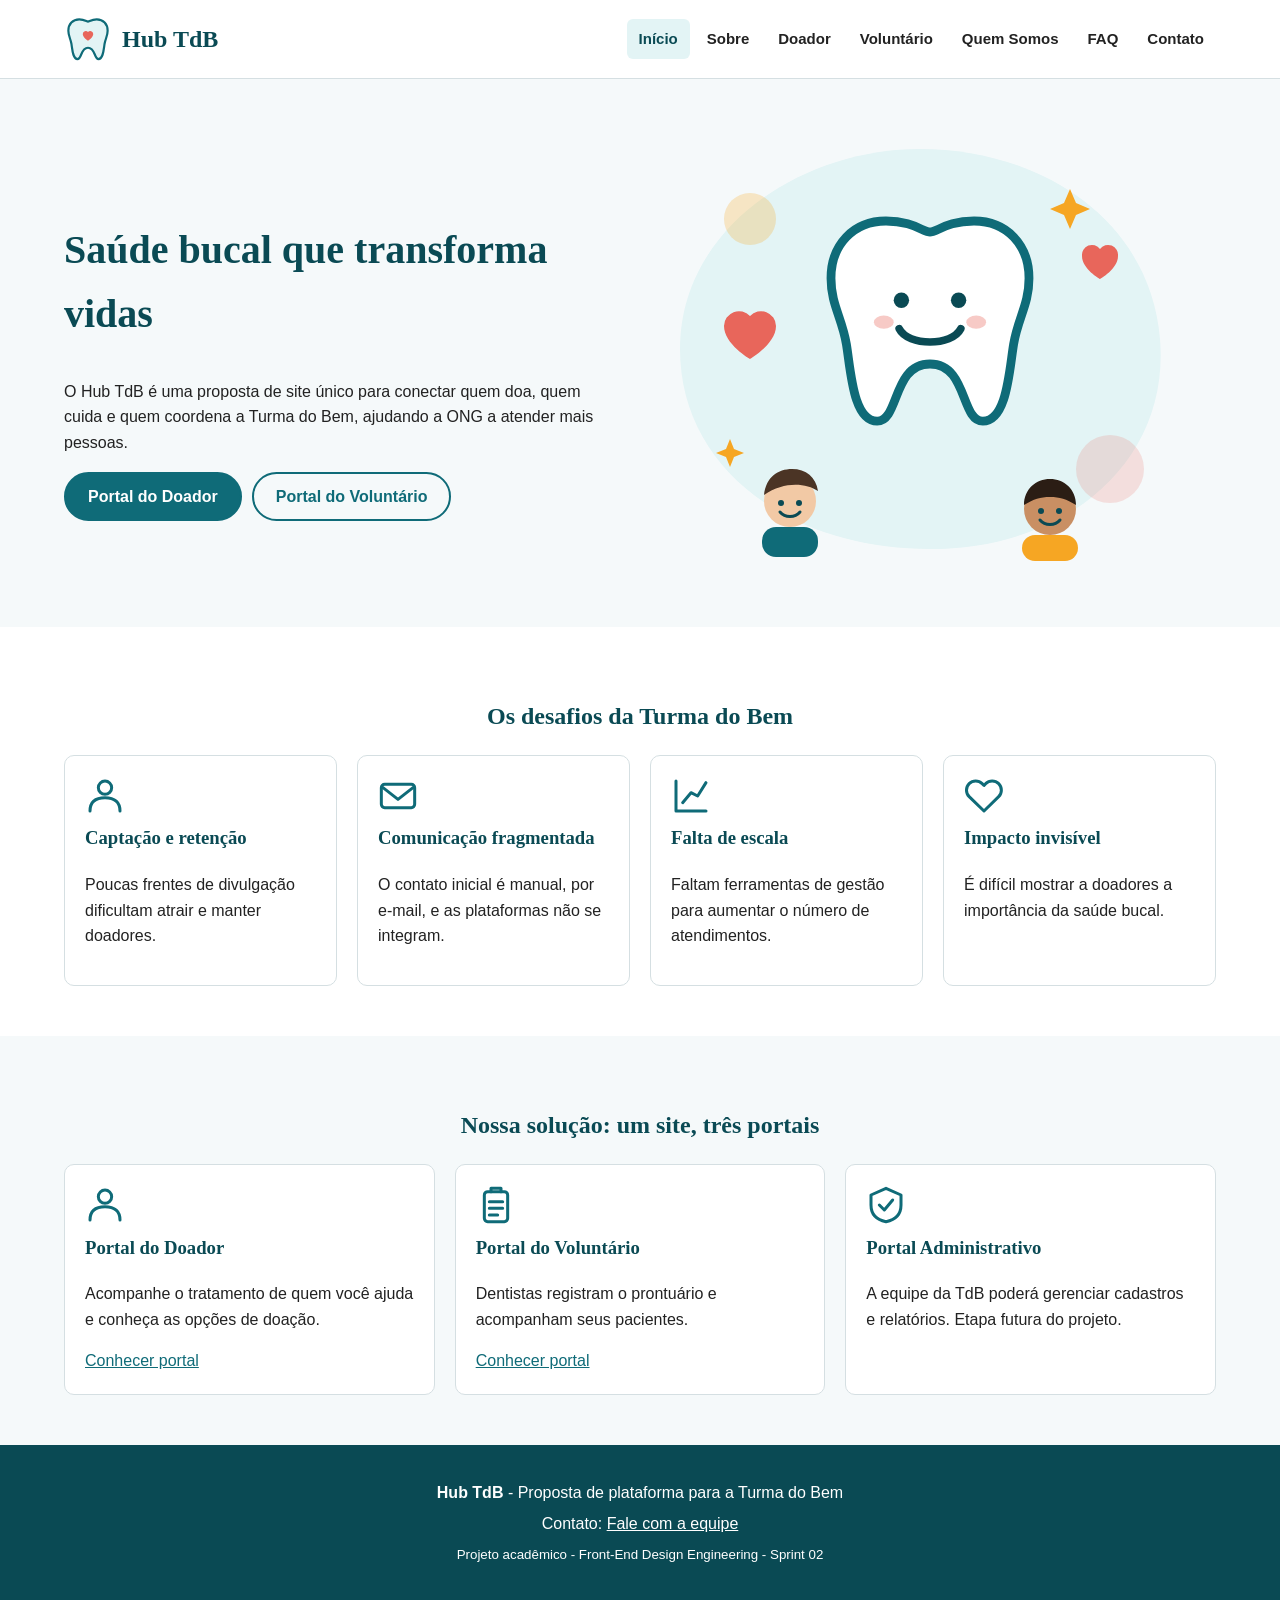
<file: index.html>
<!DOCTYPE html>
<html lang="pt-BR">
<head>
    <meta charset="UTF-8">
    <meta name="viewport" content="width=device-width, initial-scale=1.0">
    <meta name="description" content="Hub TdB: plataforma que conecta doadores, dentistas voluntários e a Turma do Bem.">
    <title>Início | Hub TdB</title>
    <link rel="icon" type="image/svg+xml" href="imagens/logo.svg">
    <link rel="stylesheet" href="css/style.css">
    <script src="js/script.js" defer></script>
</head>
<body>
    <!-- Cabeçalho: navegação de todas as páginas -->
    <header class="cabecalho">
        <div class="container">
            <a class="logo" href="index.html">
                <img src="imagens/logo.svg" alt="Logo do Hub TdB" width="48" height="48">
                Hub TdB
            </a>
            <button id="botao-menu" class="botao-menu" type="button" aria-label="Abrir menu" aria-controls="menu-principal" aria-expanded="false">☰</button>
            <nav id="menu-principal" aria-label="Menu principal">
                <ul class="menu">
                    <li><a href="index.html" class="ativo" aria-current="page">Início</a></li>
                    <li><a href="sobre.html">Sobre</a></li>
                    <li><a href="portal-doador.html">Doador</a></li>
                    <li><a href="portal-voluntario.html">Voluntário</a></li>
                    <li><a href="integrantes.html">Quem Somos</a></li>
                    <li><a href="faq.html">FAQ</a></li>
                    <li><a href="contato.html">Contato</a></li>
                </ul>
            </nav>
        </div>
    </header>

    <main>
        <!-- Apresentação do projeto, mantida da Sprint 1 -->
        <section class="destaque">
            <div class="container">
                <div class="destaque-texto">
                    <h1>Saúde bucal que transforma vidas</h1>
                    <p>O Hub TdB é uma proposta de site único para conectar quem doa, quem cuida e quem coordena a Turma do Bem, ajudando a ONG a atender mais pessoas.</p>
                    <div class="botoes-inicio">
                        <a class="botao botao-primario" href="portal-doador.html">Portal do Doador</a>
                        <a class="botao botao-secundario" href="portal-voluntario.html">Portal do Voluntário</a>
                    </div>
                </div>
                <div class="destaque-imagem">
                    <img src="imagens/hero-ilustracao.svg" alt="Ilustração de um dente sorridente com crianças felizes">
                </div>
            </div>
        </section>

        <section class="secao-branca">
            <div class="container">
                <h2 class="titulo-centro">Os desafios da Turma do Bem</h2>
                <div class="cards">
                    <article class="card"><img class="icone" src="imagens/icone-doador.svg" alt=""><h3>Captação e retenção</h3><p>Poucas frentes de divulgação dificultam atrair e manter doadores.</p></article>
                    <article class="card"><img class="icone" src="imagens/icone-email.svg" alt=""><h3>Comunicação fragmentada</h3><p>O contato inicial é manual, por e-mail, e as plataformas não se integram.</p></article>
                    <article class="card"><img class="icone" src="imagens/icone-grafico.svg" alt=""><h3>Falta de escala</h3><p>Faltam ferramentas de gestão para aumentar o número de atendimentos.</p></article>
                    <article class="card"><img class="icone" src="imagens/icone-coracao.svg" alt=""><h3>Impacto invisível</h3><p>É difícil mostrar a doadores a importância da saúde bucal.</p></article>
                </div>
            </div>
        </section>

        <section>
            <div class="container">
                <h2 class="titulo-centro">Nossa solução: um site, três portais</h2>
                <div class="cards">
                    <article class="card"><img class="icone" src="imagens/icone-doador.svg" alt=""><h3>Portal do Doador</h3><p>Acompanhe o tratamento de quem você ajuda e conheça as opções de doação.</p><a href="portal-doador.html">Conhecer portal</a></article>
                    <article class="card"><img class="icone" src="imagens/icone-prontuario.svg" alt=""><h3>Portal do Voluntário</h3><p>Dentistas registram o prontuário e acompanham seus pacientes.</p><a href="portal-voluntario.html">Conhecer portal</a></article>
                    <article class="card"><img class="icone" src="imagens/icone-escudo.svg" alt=""><h3>Portal Administrativo</h3><p>A equipe da TdB poderá gerenciar cadastros e relatórios. Etapa futura do projeto.</p></article>
                </div>
            </div>
        </section>
    </main>

    <!-- Rodapé -->
    <footer class="rodape">
        <div class="container">
            <p><strong>Hub TdB</strong> - Proposta de plataforma para a Turma do Bem</p>
            <p>Contato: <a href="contato.html">Fale com a equipe</a></p>
            <p><small>Projeto acadêmico - Front-End Design Engineering - Sprint 02</small></p>
        </div>
    </footer>
</body>
</html>
</file>
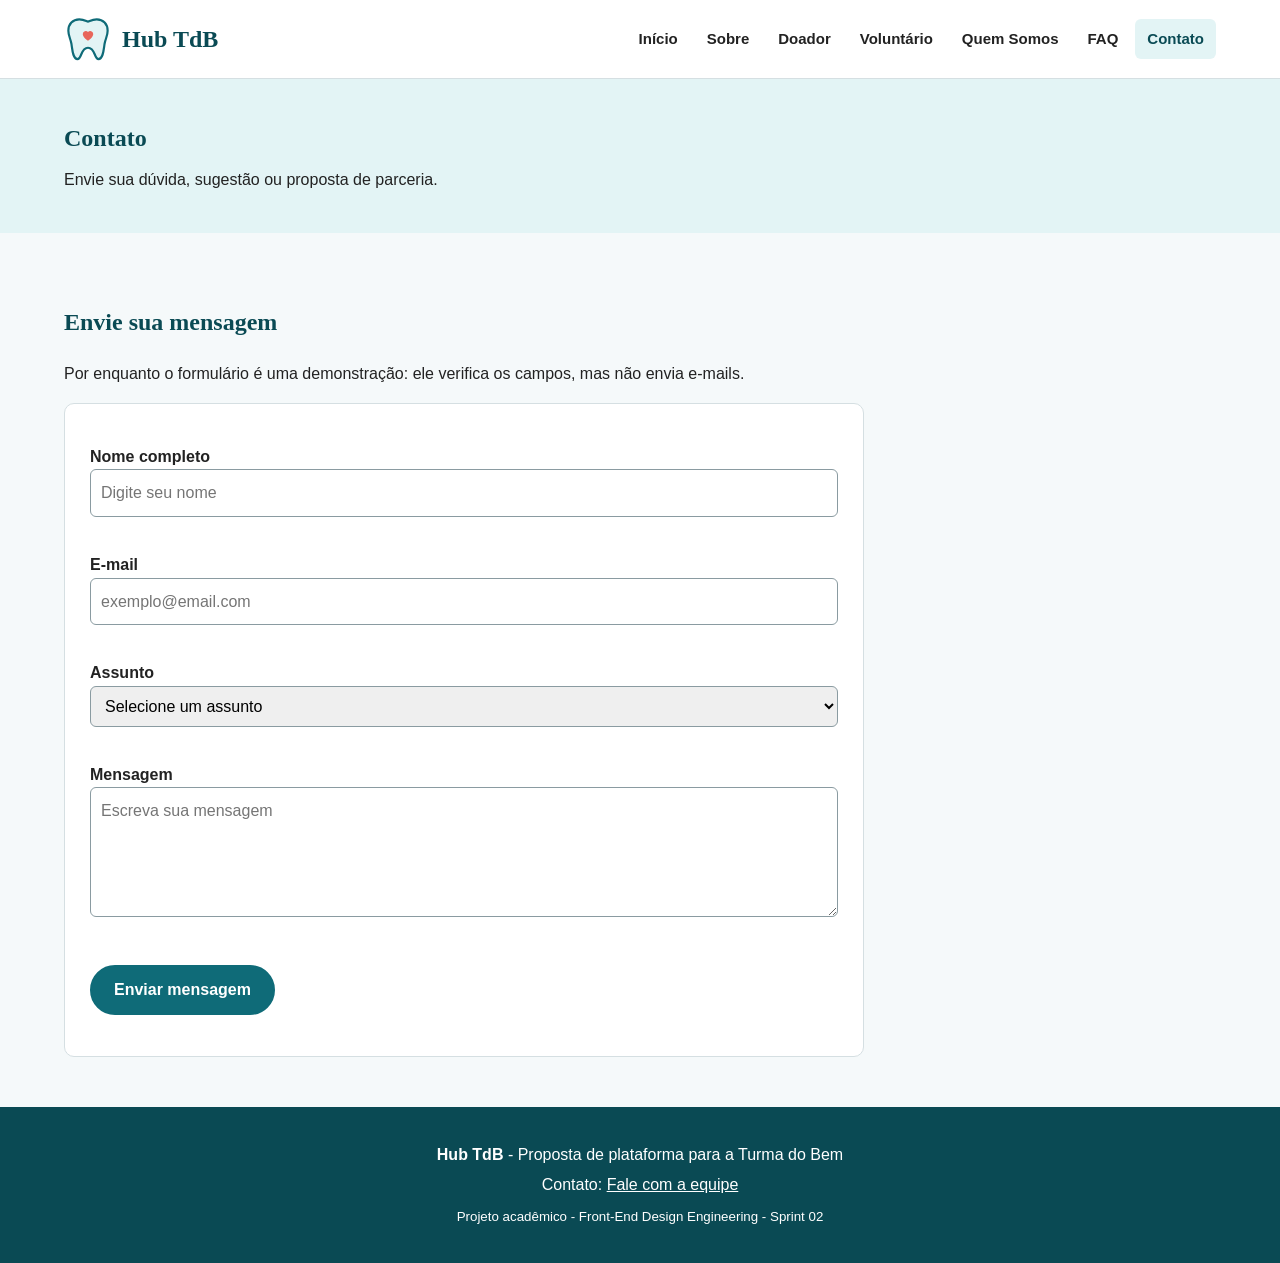
<file: contato.html>
<!DOCTYPE html>
<html lang="pt-BR">
<head>
    <meta charset="UTF-8">
    <meta name="viewport" content="width=device-width, initial-scale=1.0">
    <meta name="description" content="Formulário de contato da demonstração Hub TdB.">
    <title>Contato | Hub TdB</title>
    <link rel="icon" type="image/svg+xml" href="imagens/logo.svg">
    <link rel="stylesheet" href="css/style.css">
    <script src="js/script.js" defer></script>
</head>
<body>
    <!-- Cabeçalho: navegação de todas as páginas -->
    <header class="cabecalho">
        <div class="container">
            <a class="logo" href="index.html">
                <img src="imagens/logo.svg" alt="Logo do Hub TdB" width="48" height="48">
                Hub TdB
            </a>
            <button id="botao-menu" class="botao-menu" type="button" aria-label="Abrir menu" aria-controls="menu-principal" aria-expanded="false">☰</button>
            <nav id="menu-principal" aria-label="Menu principal">
                <ul class="menu">
                    <li><a href="index.html">Início</a></li>
                    <li><a href="sobre.html">Sobre</a></li>
                    <li><a href="portal-doador.html">Doador</a></li>
                    <li><a href="portal-voluntario.html">Voluntário</a></li>
                    <li><a href="integrantes.html">Quem Somos</a></li>
                    <li><a href="faq.html">FAQ</a></li>
                    <li><a href="contato.html" class="ativo" aria-current="page">Contato</a></li>
                </ul>
            </nav>
        </div>
    </header>

    <main>
        <section class="topo-pagina"><div class="container"><h1>Contato</h1><p>Envie sua dúvida, sugestão ou proposta de parceria.</p></div></section>
        <section><div class="container"><h2>Envie sua mensagem</h2>
            <p>Por enquanto o formulário é uma demonstração: ele verifica os campos, mas não envia e-mails.</p>
            <form class="formulario" id="form-contato" novalidate>
                <label for="nome">Nome completo</label>
                <input type="text" id="nome" name="nome" placeholder="Digite seu nome" autocomplete="name">
                <small class="erro" id="erro-nome" aria-live="polite"></small>

                <label for="email">E-mail</label>
                <input type="email" id="email" name="email" placeholder="exemplo@email.com" autocomplete="email">
                <small class="erro" id="erro-email" aria-live="polite"></small>

                <label for="assunto">Assunto</label>
                <select id="assunto" name="assunto"><option value="">Selecione um assunto</option><option value="duvida">Dúvida</option><option value="doacao">Quero doar</option><option value="voluntario">Quero ser voluntário</option><option value="outro">Outro</option></select>
                <small class="erro" id="erro-assunto" aria-live="polite"></small>

                <label for="mensagem">Mensagem</label>
                <textarea id="mensagem" name="mensagem" placeholder="Escreva sua mensagem"></textarea>
                <small class="erro" id="erro-mensagem" aria-live="polite"></small>

                <button class="botao botao-primario" type="submit">Enviar mensagem</button>
                <p class="mensagem-formulario" id="mensagem-contato" aria-live="polite"></p>
            </form>
        </div></section>
    </main>

    <!-- Rodapé -->
    <footer class="rodape">
        <div class="container">
            <p><strong>Hub TdB</strong> - Proposta de plataforma para a Turma do Bem</p>
            <p>Contato: <a href="contato.html">Fale com a equipe</a></p>
            <p><small>Projeto acadêmico - Front-End Design Engineering - Sprint 02</small></p>
        </div>
    </footer>
</body>
</html>
</file>
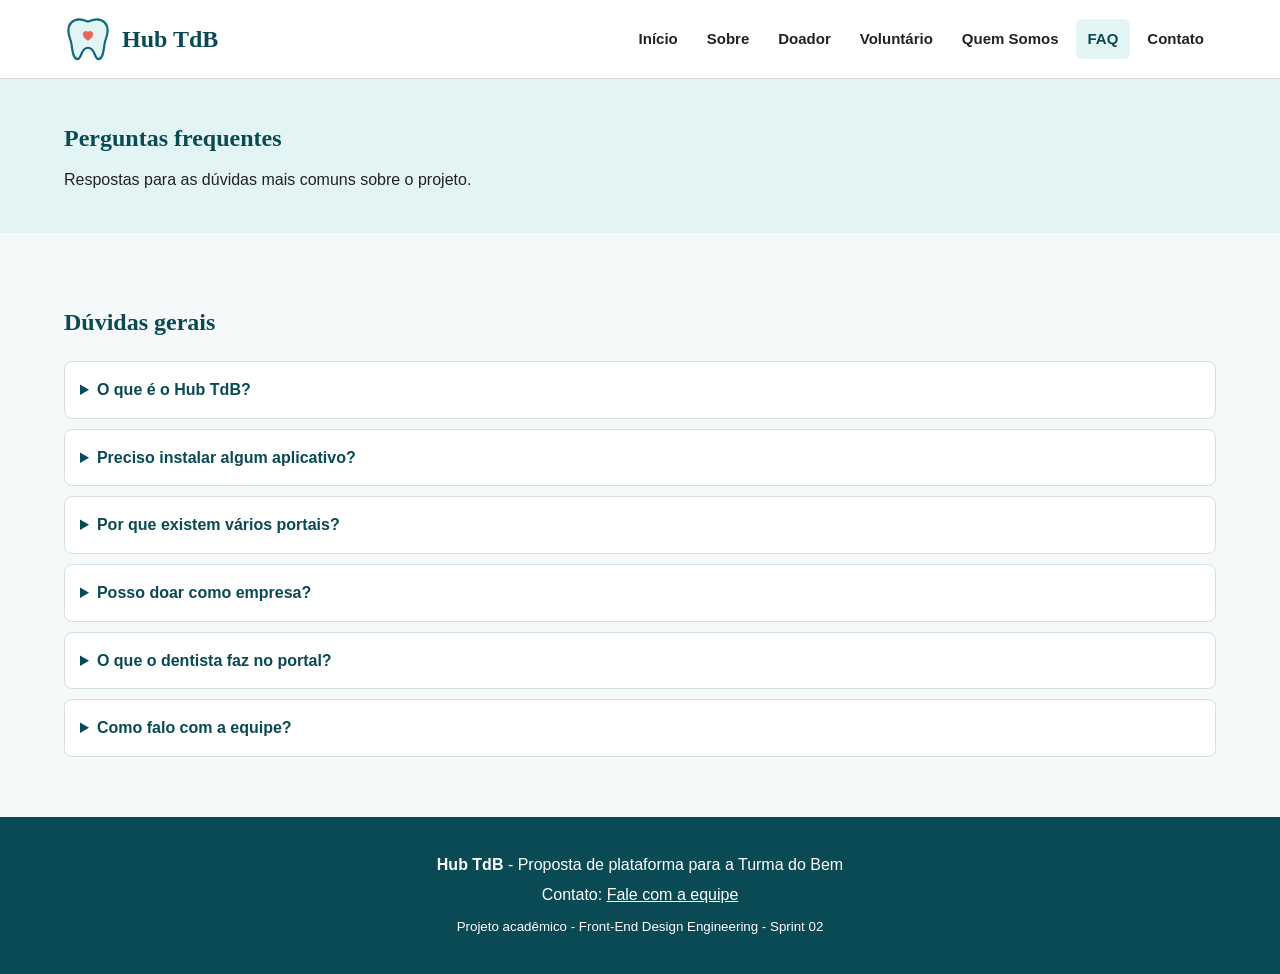
<file: faq.html>
<!DOCTYPE html>
<html lang="pt-BR">
<head>
    <meta charset="UTF-8">
    <meta name="viewport" content="width=device-width, initial-scale=1.0">
    <meta name="description" content="Perguntas frequentes sobre o Hub TdB.">
    <title>FAQ | Hub TdB</title>
    <link rel="icon" type="image/svg+xml" href="imagens/logo.svg">
    <link rel="stylesheet" href="css/style.css">
    <script src="js/script.js" defer></script>
</head>
<body>
    <!-- Cabeçalho: navegação de todas as páginas -->
    <header class="cabecalho">
        <div class="container">
            <a class="logo" href="index.html">
                <img src="imagens/logo.svg" alt="Logo do Hub TdB" width="48" height="48">
                Hub TdB
            </a>
            <button id="botao-menu" class="botao-menu" type="button" aria-label="Abrir menu" aria-controls="menu-principal" aria-expanded="false">☰</button>
            <nav id="menu-principal" aria-label="Menu principal">
                <ul class="menu">
                    <li><a href="index.html">Início</a></li>
                    <li><a href="sobre.html">Sobre</a></li>
                    <li><a href="portal-doador.html">Doador</a></li>
                    <li><a href="portal-voluntario.html">Voluntário</a></li>
                    <li><a href="integrantes.html">Quem Somos</a></li>
                    <li><a href="faq.html" class="ativo" aria-current="page">FAQ</a></li>
                    <li><a href="contato.html">Contato</a></li>
                </ul>
            </nav>
        </div>
    </header>

    <main>
        <section class="topo-pagina"><div class="container"><h1>Perguntas frequentes</h1><p>Respostas para as dúvidas mais comuns sobre o projeto.</p></div></section>
        <section><div class="container"><h2>Dúvidas gerais</h2>
            <details><summary>O que é o Hub TdB?</summary><p>É a proposta de um site único para conectar doadores, dentistas voluntários e a equipe da Turma do Bem.</p></details>
            <details><summary>Preciso instalar algum aplicativo?</summary><p>Não. A proposta é funcionar direto no navegador.</p></details>
            <details><summary>Por que existem vários portais?</summary><p>Para que cada pessoa veja só o que importa: doadores, dentistas e equipe administrativa.</p></details>
            <details><summary>Posso doar como empresa?</summary><p>Sim. A proposta prevê doadores pessoa física e pessoa jurídica.</p></details>
            <details><summary>O que o dentista faz no portal?</summary><p>Atualiza o prontuário dos pacientes depois de cada consulta e acompanha os atendimentos.</p></details>
            <details><summary>Como falo com a equipe?</summary><p>Use a página de Contato para enviar sua mensagem de exemplo.</p></details>
        </div></section>
    </main>

    <!-- Rodapé -->
    <footer class="rodape">
        <div class="container">
            <p><strong>Hub TdB</strong> - Proposta de plataforma para a Turma do Bem</p>
            <p>Contato: <a href="contato.html">Fale com a equipe</a></p>
            <p><small>Projeto acadêmico - Front-End Design Engineering - Sprint 02</small></p>
        </div>
    </footer>
</body>
</html>
</file>
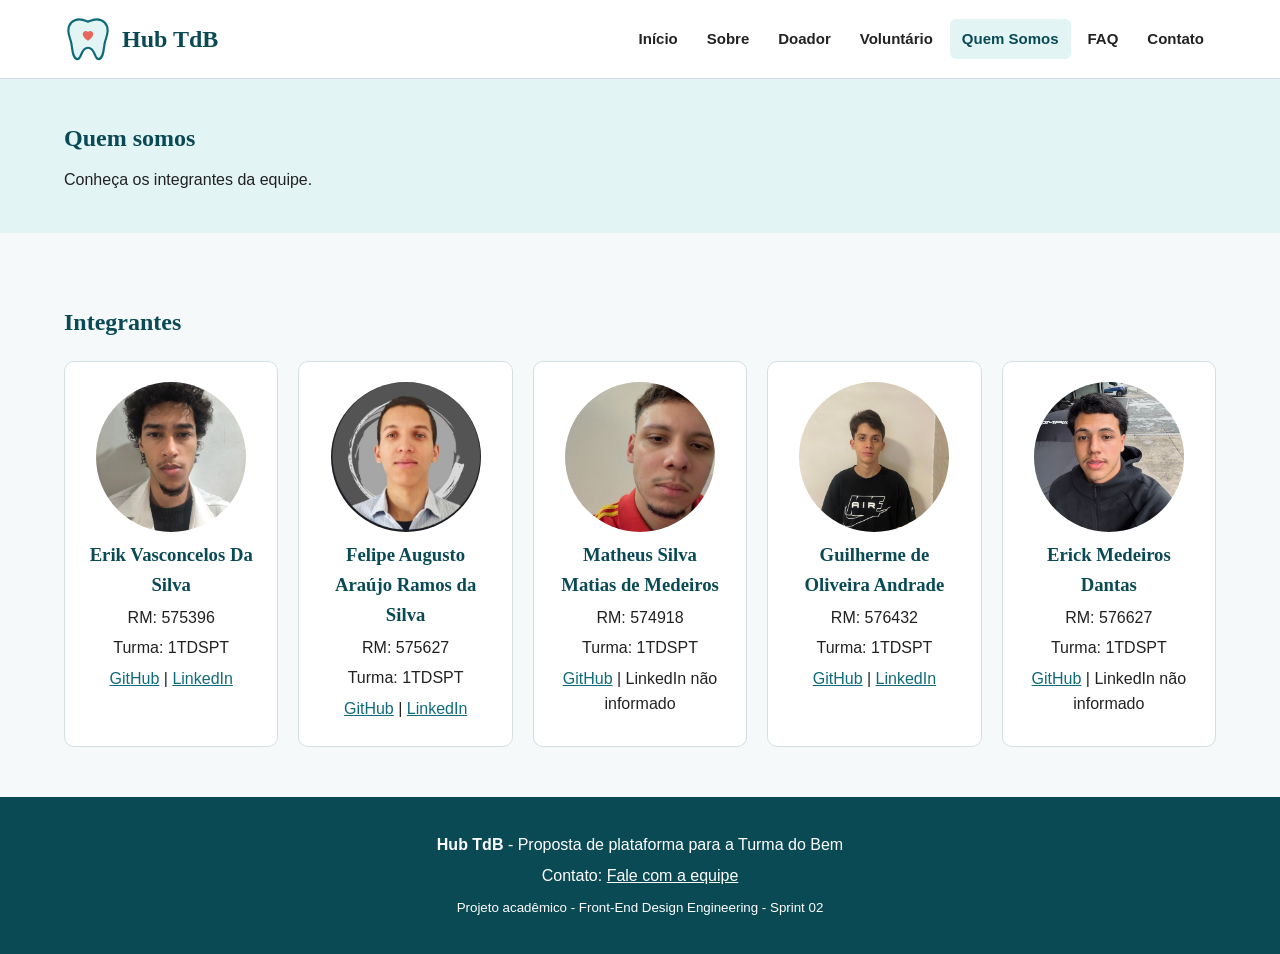
<file: integrantes.html>
<!DOCTYPE html>
<html lang="pt-BR">
<head>
    <meta charset="UTF-8">
    <meta name="viewport" content="width=device-width, initial-scale=1.0">
    <meta name="description" content="Conheça os integrantes do projeto Hub TdB.">
    <title>Quem Somos | Hub TdB</title>
    <link rel="icon" type="image/svg+xml" href="imagens/logo.svg">
    <link rel="stylesheet" href="css/style.css">
    <script src="js/script.js" defer></script>
</head>
<body>
    <!-- Cabeçalho: navegação de todas as páginas -->
    <header class="cabecalho">
        <div class="container">
            <a class="logo" href="index.html">
                <img src="imagens/logo.svg" alt="Logo do Hub TdB" width="48" height="48">
                Hub TdB
            </a>
            <button id="botao-menu" class="botao-menu" type="button" aria-label="Abrir menu" aria-controls="menu-principal" aria-expanded="false">☰</button>
            <nav id="menu-principal" aria-label="Menu principal">
                <ul class="menu">
                    <li><a href="index.html">Início</a></li>
                    <li><a href="sobre.html">Sobre</a></li>
                    <li><a href="portal-doador.html">Doador</a></li>
                    <li><a href="portal-voluntario.html">Voluntário</a></li>
                    <li><a href="integrantes.html" class="ativo" aria-current="page">Quem Somos</a></li>
                    <li><a href="faq.html">FAQ</a></li>
                    <li><a href="contato.html">Contato</a></li>
                </ul>
            </nav>
        </div>
    </header>

    <main>
        <section class="topo-pagina"><div class="container"><h1>Quem somos</h1><p>Conheça os integrantes da equipe.</p></div></section>
        <section><div class="container"><h2>Integrantes</h2><div class="cards cards-equipe">
                    <article class="card integrante">
                        <img class="foto-equipe" src="imagens/Erik.jpeg" data-fallback="imagens/avatar-ev.svg" alt="Foto de Erik Vasconcelos Da Silva" width="150" height="150">
                        <h3>Erik Vasconcelos Da Silva</h3><p>RM: 575396</p><p>Turma: 1TDSPT</p>
                        <p><a href="https://github.com/Xcodebyerik" target="_blank" rel="noopener noreferrer">GitHub</a> | <a href="https://www.linkedin.com/in/erik-vasconcelos-9bb074365" target="_blank" rel="noopener noreferrer">LinkedIn</a></p>
                    </article>
                    <article class="card integrante">
                        <img class="foto-equipe" src="imagens/Felipe.jpeg" data-fallback="imagens/avatar-fr.svg" alt="Foto de Felipe Augusto Araújo Ramos da Silva" width="150" height="150">
                        <h3>Felipe Augusto Araújo Ramos da Silva</h3><p>RM: 575627</p><p>Turma: 1TDSPT</p>
                        <p><a href="https://github.com/Felipeaards" target="_blank" rel="noopener noreferrer">GitHub</a> | <a href="https://www.linkedin.com/in/felipe-augusto-ara%C3%BAjo-ramos-da-silva-bb7223278" target="_blank" rel="noopener noreferrer">LinkedIn</a></p>
                    </article>
                    <article class="card integrante">
                        <img class="foto-equipe" src="imagens/Matheus.jpeg" data-fallback="imagens/avatar-mm.svg" alt="Foto de Matheus Silva Matias de Medeiros" width="150" height="150">
                        <h3>Matheus Silva Matias de Medeiros</h3><p>RM: 574918</p><p>Turma: 1TDSPT</p>
                        <p><a href="https://github.com/matheusmmedeiros21-create" target="_blank" rel="noopener noreferrer">GitHub</a> | <span>LinkedIn não informado</span></p>
                    </article>
                    <article class="card integrante">
                        <img class="foto-equipe" src="imagens/Guilherme.jpeg" data-fallback="imagens/avatar-ga.svg" alt="Foto de Guilherme de Oliveira Andrade" width="150" height="150">
                        <h3>Guilherme de Oliveira Andrade</h3><p>RM: 576432</p><p>Turma: 1TDSPT</p>
                        <p><a href="https://github.com/guilhermeoliveira33" target="_blank" rel="noopener noreferrer">GitHub</a> | <a href="https://www.linkedin.com/in/guilherme-oliveira-57a52342b" target="_blank" rel="noopener noreferrer">LinkedIn</a></p>
                    </article>
                    <article class="card integrante">
                        <img class="foto-equipe" src="imagens/Dantas.jpeg" data-fallback="imagens/avatar-em.svg" alt="Foto de Erick Medeiros Dantas" width="150" height="150">
                        <h3>Erick Medeiros Dantas</h3><p>RM: 576627</p><p>Turma: 1TDSPT</p>
                        <p><a href="https://github.com/erickdantaxs" target="_blank" rel="noopener noreferrer">GitHub</a> | <span>LinkedIn não informado</span></p>
                    </article>
            </div></div></section>
    </main>

    <!-- Rodapé -->
    <footer class="rodape">
        <div class="container">
            <p><strong>Hub TdB</strong> - Proposta de plataforma para a Turma do Bem</p>
            <p>Contato: <a href="contato.html">Fale com a equipe</a></p>
            <p><small>Projeto acadêmico - Front-End Design Engineering - Sprint 02</small></p>
        </div>
    </footer>
</body>
</html>
</file>
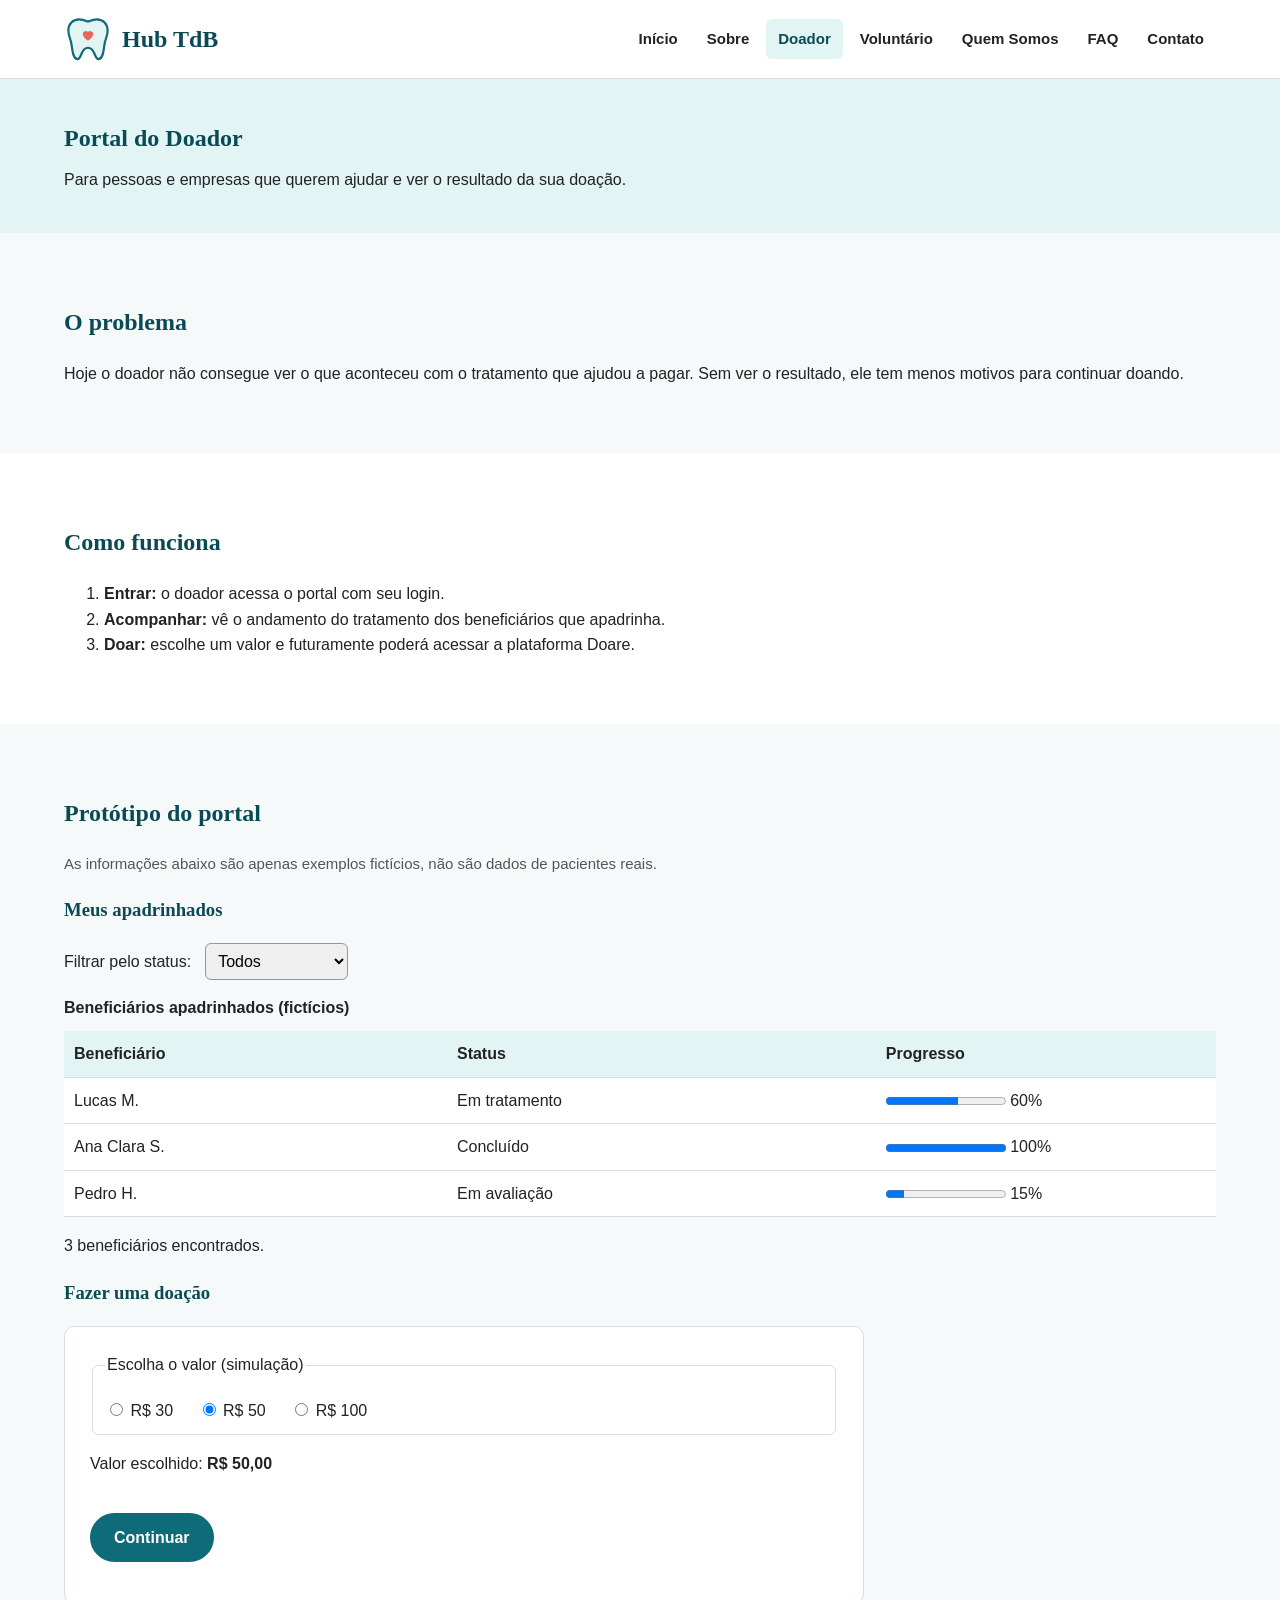
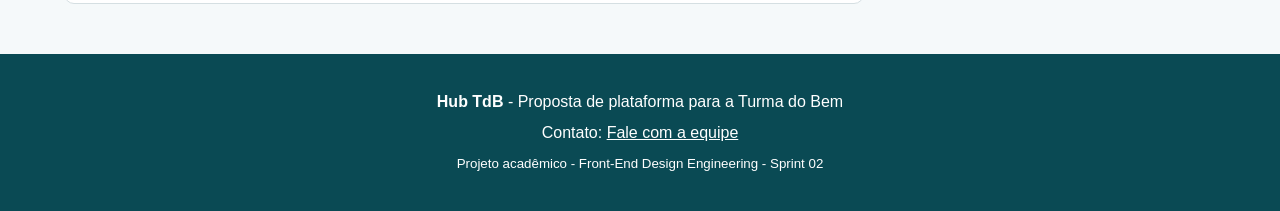
<file: portal-doador.html>
<!DOCTYPE html>
<html lang="pt-BR">
<head>
    <meta charset="UTF-8">
    <meta name="viewport" content="width=device-width, initial-scale=1.0">
    <meta name="description" content="Exemplo do Portal do Doador do Hub TdB.">
    <title>Portal do Doador | Hub TdB</title>
    <link rel="icon" type="image/svg+xml" href="imagens/logo.svg">
    <link rel="stylesheet" href="css/style.css">
    <script src="js/script.js" defer></script>
</head>
<body>
    <!-- Cabeçalho: navegação de todas as páginas -->
    <header class="cabecalho">
        <div class="container">
            <a class="logo" href="index.html">
                <img src="imagens/logo.svg" alt="Logo do Hub TdB" width="48" height="48">
                Hub TdB
            </a>
            <button id="botao-menu" class="botao-menu" type="button" aria-label="Abrir menu" aria-controls="menu-principal" aria-expanded="false">☰</button>
            <nav id="menu-principal" aria-label="Menu principal">
                <ul class="menu">
                    <li><a href="index.html">Início</a></li>
                    <li><a href="sobre.html">Sobre</a></li>
                    <li><a href="portal-doador.html" class="ativo" aria-current="page">Doador</a></li>
                    <li><a href="portal-voluntario.html">Voluntário</a></li>
                    <li><a href="integrantes.html">Quem Somos</a></li>
                    <li><a href="faq.html">FAQ</a></li>
                    <li><a href="contato.html">Contato</a></li>
                </ul>
            </nav>
        </div>
    </header>

    <main>
        <section class="topo-pagina"><div class="container"><h1>Portal do Doador</h1><p>Para pessoas e empresas que querem ajudar e ver o resultado da sua doação.</p></div></section>
        <section><div class="container"><h2>O problema</h2><p>Hoje o doador não consegue ver o que aconteceu com o tratamento que ajudou a pagar. Sem ver o resultado, ele tem menos motivos para continuar doando.</p></div></section>
        <section class="secao-branca"><div class="container"><h2>Como funciona</h2><ol><li><strong>Entrar:</strong> o doador acessa o portal com seu login.</li>
<li><strong>Acompanhar:</strong> vê o andamento do tratamento dos beneficiários que apadrinha.</li>
<li><strong>Doar:</strong> escolhe um valor e futuramente poderá acessar a plataforma Doare.</li></ol></div></section>
        <section><div class="container">
            <h2>Protótipo do portal</h2><p class="aviso-exemplo">As informações abaixo são apenas exemplos fictícios, não são dados de pacientes reais.</p>
            <h3>Meus apadrinhados</h3>
            <div class="filtro-pacientes"><label for="filtro-status">Filtrar pelo status:</label><select id="filtro-status"><option value="todos">Todos</option><option value="tratamento">Em tratamento</option><option value="concluido">Concluído</option><option value="avaliacao">Em avaliação</option></select></div>
            <div class="tabela-rolagem"><table class="tabela" id="tabela-pacientes"><caption>Beneficiários apadrinhados (fictícios)</caption><thead><tr><th scope="col">Beneficiário</th><th scope="col">Status</th><th scope="col">Progresso</th></tr></thead><tbody>
                <tr data-status="tratamento"><td>Lucas M.</td><td>Em tratamento</td><td><progress value="60" max="100">60%</progress> 60%</td></tr>
                <tr data-status="concluido"><td>Ana Clara S.</td><td>Concluído</td><td><progress value="100" max="100">100%</progress> 100%</td></tr>
                <tr data-status="avaliacao"><td>Pedro H.</td><td>Em avaliação</td><td><progress value="15" max="100">15%</progress> 15%</td></tr>
            </tbody></table></div>
            <p id="resultado-filtro" aria-live="polite">3 beneficiários encontrados.</p>
            <h3>Fazer uma doação</h3>
            <form class="formulario" id="form-doacao">
                <fieldset><legend>Escolha o valor (simulação)</legend>
                    <label class="opcao"><input type="radio" name="valor" value="30"> R$ 30</label>
                    <label class="opcao"><input type="radio" name="valor" value="50" checked> R$ 50</label>
                    <label class="opcao"><input type="radio" name="valor" value="100"> R$ 100</label>
                </fieldset>
                <p>Valor escolhido: <strong id="valor-escolhido">R$ 50,00</strong></p>
                <button class="botao botao-primario" type="submit">Continuar</button>
                <p id="mensagem-doacao" aria-live="polite" class="mensagem-formulario"></p>
            </form>
        </div></section>
    </main>

    <!-- Rodapé -->
    <footer class="rodape">
        <div class="container">
            <p><strong>Hub TdB</strong> - Proposta de plataforma para a Turma do Bem</p>
            <p>Contato: <a href="contato.html">Fale com a equipe</a></p>
            <p><small>Projeto acadêmico - Front-End Design Engineering - Sprint 02</small></p>
        </div>
    </footer>
</body>
</html>
</file>
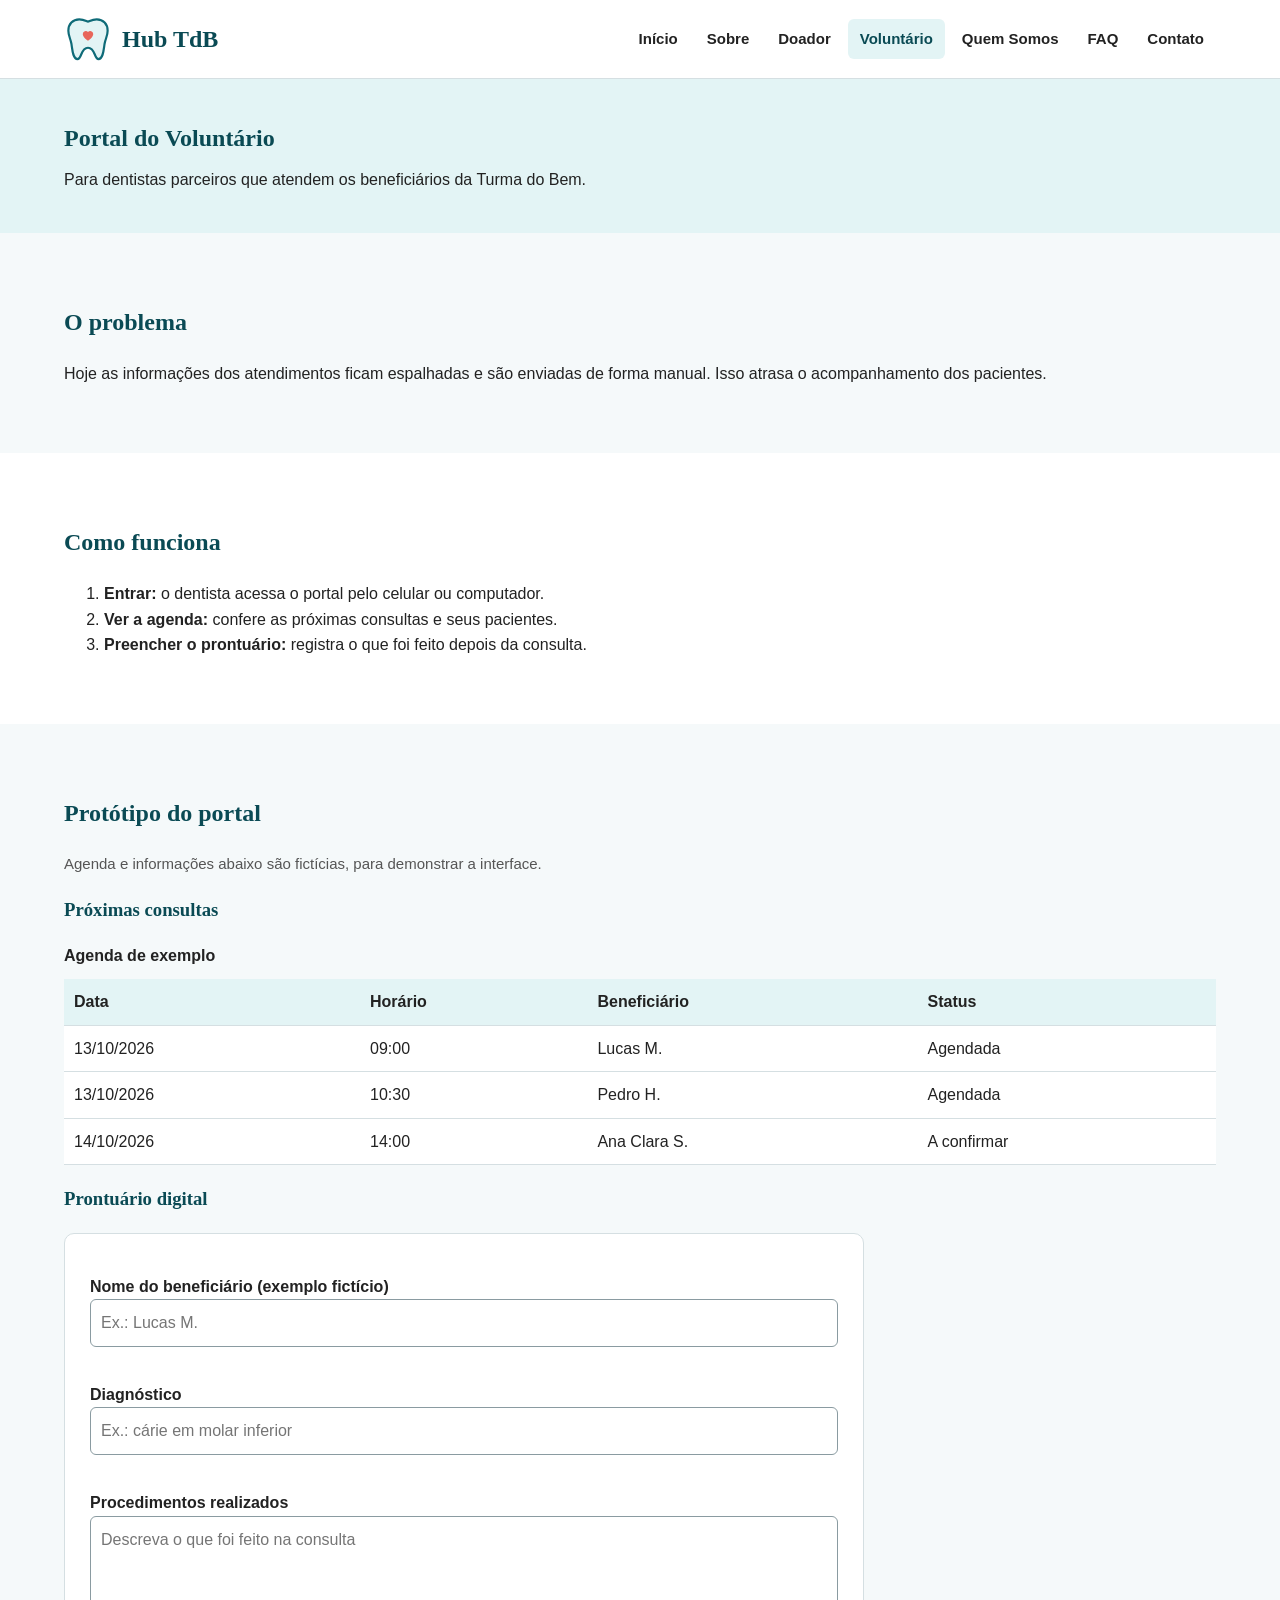
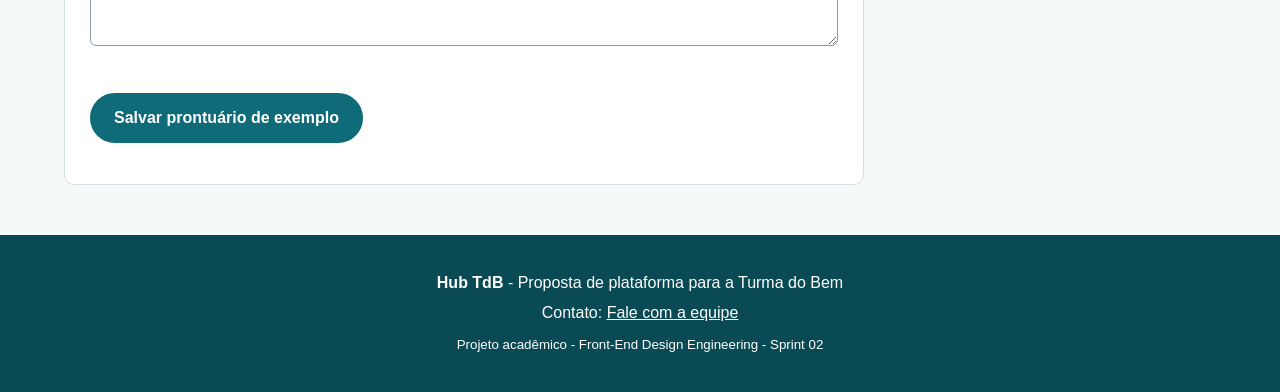
<file: portal-voluntario.html>
<!DOCTYPE html>
<html lang="pt-BR">
<head>
    <meta charset="UTF-8">
    <meta name="viewport" content="width=device-width, initial-scale=1.0">
    <meta name="description" content="Exemplo do Portal do Voluntário do Hub TdB.">
    <title>Portal do Voluntário | Hub TdB</title>
    <link rel="icon" type="image/svg+xml" href="imagens/logo.svg">
    <link rel="stylesheet" href="css/style.css">
    <script src="js/script.js" defer></script>
</head>
<body>
    <!-- Cabeçalho: navegação de todas as páginas -->
    <header class="cabecalho">
        <div class="container">
            <a class="logo" href="index.html">
                <img src="imagens/logo.svg" alt="Logo do Hub TdB" width="48" height="48">
                Hub TdB
            </a>
            <button id="botao-menu" class="botao-menu" type="button" aria-label="Abrir menu" aria-controls="menu-principal" aria-expanded="false">☰</button>
            <nav id="menu-principal" aria-label="Menu principal">
                <ul class="menu">
                    <li><a href="index.html">Início</a></li>
                    <li><a href="sobre.html">Sobre</a></li>
                    <li><a href="portal-doador.html">Doador</a></li>
                    <li><a href="portal-voluntario.html" class="ativo" aria-current="page">Voluntário</a></li>
                    <li><a href="integrantes.html">Quem Somos</a></li>
                    <li><a href="faq.html">FAQ</a></li>
                    <li><a href="contato.html">Contato</a></li>
                </ul>
            </nav>
        </div>
    </header>

    <main>
        <section class="topo-pagina"><div class="container"><h1>Portal do Voluntário</h1><p>Para dentistas parceiros que atendem os beneficiários da Turma do Bem.</p></div></section>
        <section><div class="container"><h2>O problema</h2><p>Hoje as informações dos atendimentos ficam espalhadas e são enviadas de forma manual. Isso atrasa o acompanhamento dos pacientes.</p></div></section>
        <section class="secao-branca"><div class="container"><h2>Como funciona</h2><ol><li><strong>Entrar:</strong> o dentista acessa o portal pelo celular ou computador.</li>
<li><strong>Ver a agenda:</strong> confere as próximas consultas e seus pacientes.</li>
<li><strong>Preencher o prontuário:</strong> registra o que foi feito depois da consulta.</li></ol></div></section>
        <section><div class="container">
            <h2>Protótipo do portal</h2><p class="aviso-exemplo">Agenda e informações abaixo são fictícias, para demonstrar a interface.</p>
            <h3>Próximas consultas</h3><div class="tabela-rolagem"><table class="tabela"><caption>Agenda de exemplo</caption><thead><tr><th scope="col">Data</th><th scope="col">Horário</th><th scope="col">Beneficiário</th><th scope="col">Status</th></tr></thead><tbody>
                <tr><td>13/10/2026</td><td>09:00</td><td>Lucas M.</td><td>Agendada</td></tr>
                <tr><td>13/10/2026</td><td>10:30</td><td>Pedro H.</td><td>Agendada</td></tr>
                <tr><td>14/10/2026</td><td>14:00</td><td>Ana Clara S.</td><td>A confirmar</td></tr>
            </tbody></table></div>
            <h3>Prontuário digital</h3>
            <form class="formulario" id="form-prontuario" novalidate>
                <label for="beneficiario">Nome do beneficiário (exemplo fictício)</label><input type="text" id="beneficiario" name="beneficiario" placeholder="Ex.: Lucas M."><small class="erro" id="erro-beneficiario" aria-live="polite"></small>
                <label for="diagnostico">Diagnóstico</label><input type="text" id="diagnostico" name="diagnostico" placeholder="Ex.: cárie em molar inferior"><small class="erro" id="erro-diagnostico" aria-live="polite"></small>
                <label for="procedimentos">Procedimentos realizados</label><textarea id="procedimentos" name="procedimentos" placeholder="Descreva o que foi feito na consulta"></textarea><small class="erro" id="erro-procedimentos" aria-live="polite"></small>
                <button class="botao botao-primario" type="submit">Salvar prontuário de exemplo</button>
                <p class="mensagem-formulario" id="mensagem-prontuario" aria-live="polite"></p>
            </form>
        </div></section>
    </main>

    <!-- Rodapé -->
    <footer class="rodape">
        <div class="container">
            <p><strong>Hub TdB</strong> - Proposta de plataforma para a Turma do Bem</p>
            <p>Contato: <a href="contato.html">Fale com a equipe</a></p>
            <p><small>Projeto acadêmico - Front-End Design Engineering - Sprint 02</small></p>
        </div>
    </footer>
</body>
</html>
</file>
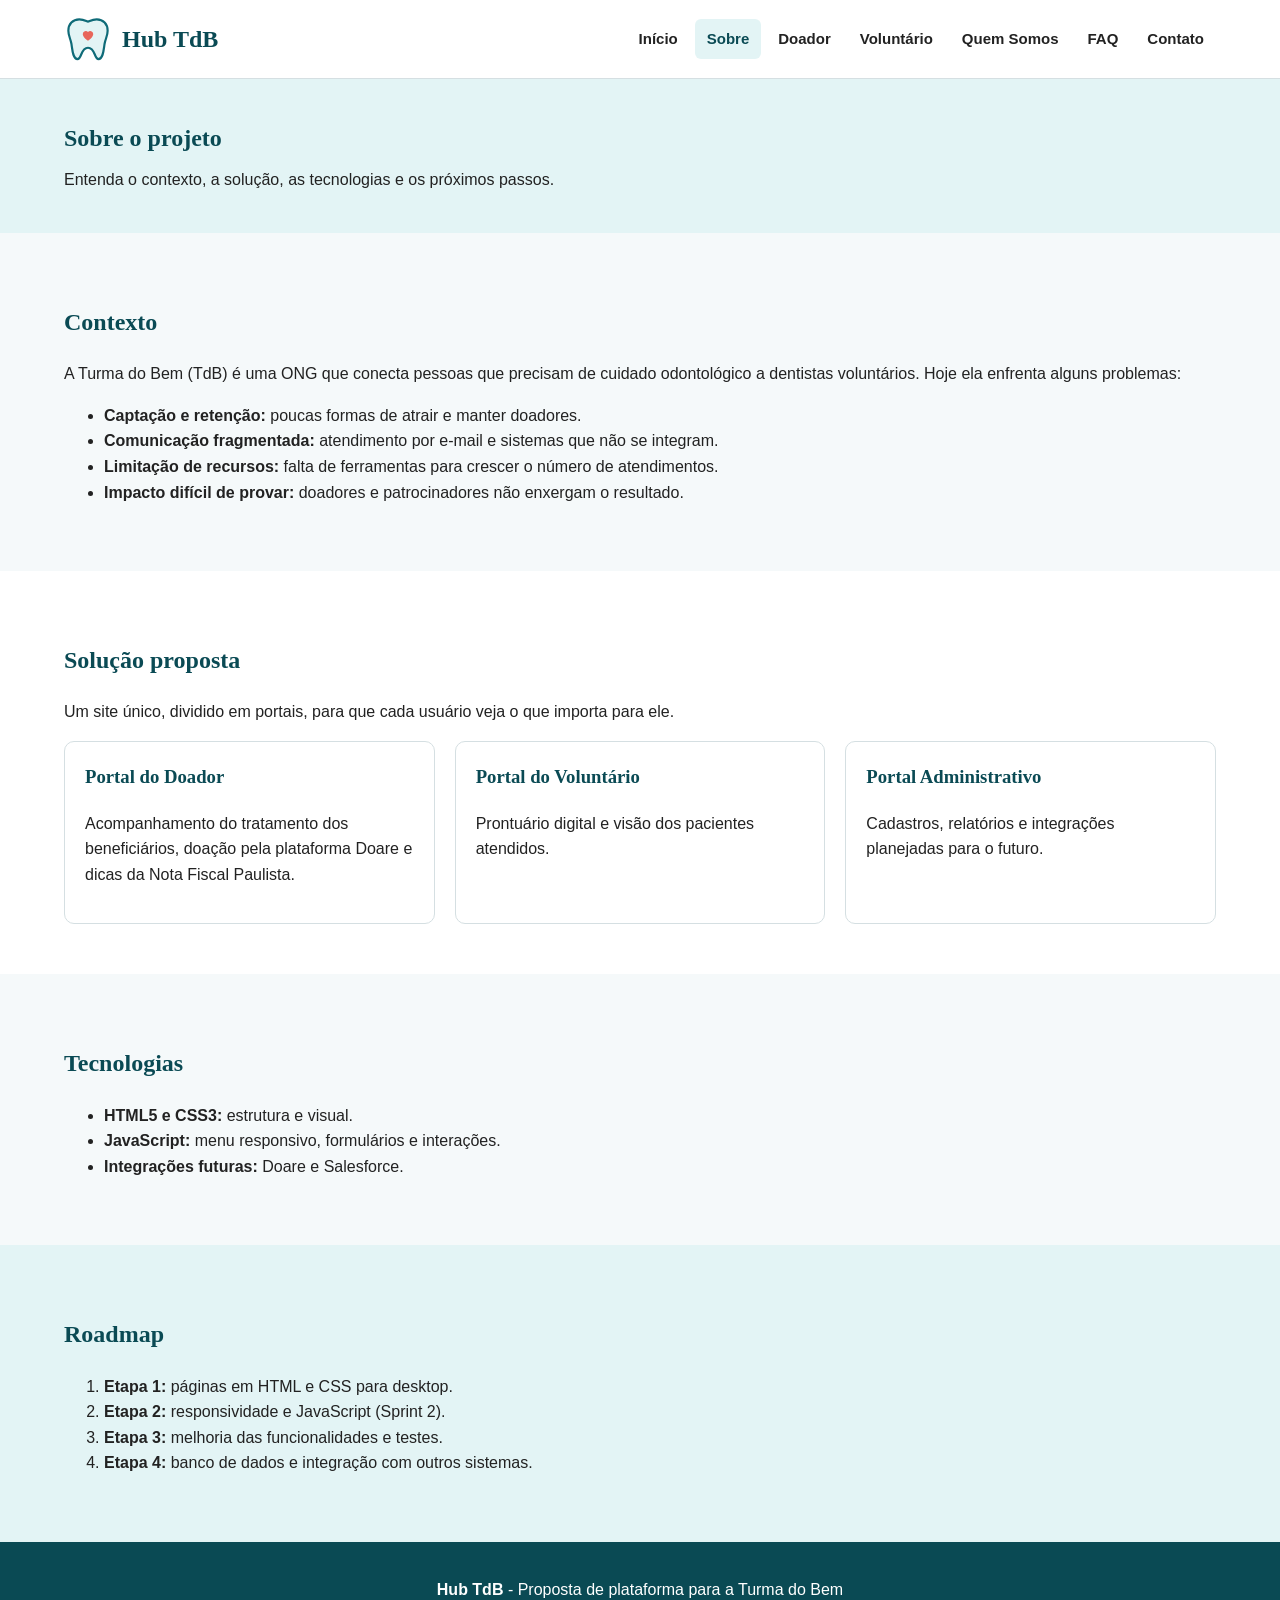
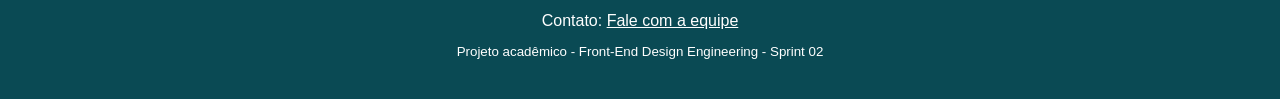
<file: sobre.html>
<!DOCTYPE html>
<html lang="pt-BR">
<head>
    <meta charset="UTF-8">
    <meta name="viewport" content="width=device-width, initial-scale=1.0">
    <meta name="description" content="Contexto, tecnologias e etapas do Hub TdB.">
    <title>Sobre | Hub TdB</title>
    <link rel="icon" type="image/svg+xml" href="imagens/logo.svg">
    <link rel="stylesheet" href="css/style.css">
    <script src="js/script.js" defer></script>
</head>
<body>
    <!-- Cabeçalho: navegação de todas as páginas -->
    <header class="cabecalho">
        <div class="container">
            <a class="logo" href="index.html">
                <img src="imagens/logo.svg" alt="Logo do Hub TdB" width="48" height="48">
                Hub TdB
            </a>
            <button id="botao-menu" class="botao-menu" type="button" aria-label="Abrir menu" aria-controls="menu-principal" aria-expanded="false">☰</button>
            <nav id="menu-principal" aria-label="Menu principal">
                <ul class="menu">
                    <li><a href="index.html">Início</a></li>
                    <li><a href="sobre.html" class="ativo" aria-current="page">Sobre</a></li>
                    <li><a href="portal-doador.html">Doador</a></li>
                    <li><a href="portal-voluntario.html">Voluntário</a></li>
                    <li><a href="integrantes.html">Quem Somos</a></li>
                    <li><a href="faq.html">FAQ</a></li>
                    <li><a href="contato.html">Contato</a></li>
                </ul>
            </nav>
        </div>
    </header>

    <main>
        <section class="topo-pagina"><div class="container"><h1>Sobre o projeto</h1><p>Entenda o contexto, a solução, as tecnologias e os próximos passos.</p></div></section>
        <section><div class="container">
            <h2>Contexto</h2>
            <p>A Turma do Bem (TdB) é uma ONG que conecta pessoas que precisam de cuidado odontológico a dentistas voluntários. Hoje ela enfrenta alguns problemas:</p>
            <ul><li><strong>Captação e retenção:</strong> poucas formas de atrair e manter doadores.</li>
<li><strong>Comunicação fragmentada:</strong> atendimento por e-mail e sistemas que não se integram.</li>
<li><strong>Limitação de recursos:</strong> falta de ferramentas para crescer o número de atendimentos.</li>
<li><strong>Impacto difícil de provar:</strong> doadores e patrocinadores não enxergam o resultado.</li></ul>
        </div></section>
        <section class="secao-branca"><div class="container">
            <h2>Solução proposta</h2><p>Um site único, dividido em portais, para que cada usuário veja o que importa para ele.</p>
            <div class="cards"><article class="card"><h3>Portal do Doador</h3><p>Acompanhamento do tratamento dos beneficiários, doação pela plataforma Doare e dicas da Nota Fiscal Paulista.</p></article>
<article class="card"><h3>Portal do Voluntário</h3><p>Prontuário digital e visão dos pacientes atendidos.</p></article>
<article class="card"><h3>Portal Administrativo</h3><p>Cadastros, relatórios e integrações planejadas para o futuro.</p></article></div>
        </div></section>
        <section><div class="container"><h2>Tecnologias</h2><ul><li><strong>HTML5 e CSS3:</strong> estrutura e visual.</li>
<li><strong>JavaScript:</strong> menu responsivo, formulários e interações.</li>
<li><strong>Integrações futuras:</strong> Doare e Salesforce.</li></ul></div></section>
        <section class="secao-clara"><div class="container"><h2>Roadmap</h2><ol><li><strong>Etapa 1:</strong> páginas em HTML e CSS para desktop.</li>
<li><strong>Etapa 2:</strong> responsividade e JavaScript (Sprint 2).</li>
<li><strong>Etapa 3:</strong> melhoria das funcionalidades e testes.</li>
<li><strong>Etapa 4:</strong> banco de dados e integração com outros sistemas.</li></ol></div></section>
    </main>

    <!-- Rodapé -->
    <footer class="rodape">
        <div class="container">
            <p><strong>Hub TdB</strong> - Proposta de plataforma para a Turma do Bem</p>
            <p>Contato: <a href="contato.html">Fale com a equipe</a></p>
            <p><small>Projeto acadêmico - Front-End Design Engineering - Sprint 02</small></p>
        </div>
    </footer>
</body>
</html>
</file>
<file: css/style.css>
/* Hub TdB - estilos da Sprint 2
Continuamos o CSS da Sprint 1 e adicionamos ajustes para celular e tablet. */
:root {
  --cor-principal: #0f6b78;
  --cor-escura: #0a4a54;
  --cor-clara: #e3f4f5;
  --cor-destaque: #f6a623;
  --cor-texto: #222222;
  --cor-borda: #d5dfe2;
}

* { box-sizing: border-box; }
body {
  margin: 0;
  font-family: Arial, Helvetica, sans-serif;
  line-height: 1.6;
  color: var(--cor-texto);
  background-color: #f5f9fa;
}
h1, h2, h3 {
  font-family: Georgia, "Times New Roman", serif;
  color: var(--cor-escura);
}
img {
  max-width: 100%;
  height: auto;
}
a {
  color: var(--cor-principal);
}
button, input, select, textarea {
  font: inherit;
}

.container {
  width: 90%;
  max-width: 1200px;
  margin: 0 auto;
}

/* Cabeçalho */
.cabecalho {
  background: #fff;
  border-bottom: 1px solid var(--cor-borda);
}
.cabecalho .container {
  display: flex;
  justify-content: space-between;
  align-items: center;
  padding: 15px 0;
  gap: 20px;
}
.logo {
  display: flex;
  align-items: center;
  gap: 10px;
  font-family: Georgia,serif;
  font-size: 24px;
  font-weight: bold;
  color: var(--cor-escura);
  text-decoration: none;
  white-space: nowrap;
}
.cabecalho nav {
  margin-left: auto;
}
.menu {
  display: flex;
  gap: 5px;
  list-style: none;
  margin: 0;
  padding: 0;
}
.menu a {
  display: block;
  padding: 8px 12px;
  font-size: 15px;
  font-weight: bold;
  color: var(--cor-texto);
  text-decoration: none;
  border-radius: 6px;
}
.menu a:hover, .menu a.ativo {
  color: var(--cor-escura);
  background: var(--cor-clara);
}
.botao-menu {
  display: none;
  background: white;
  border: 1px solid var(--cor-borda);
  border-radius: 6px;
  width: 44px;
  height: 42px;
  font-size: 24px;
  cursor: pointer;
}

/* Seções */
section {
  padding: 50px 0;
}
.secao-branca {
  background: #fff;
}
.secao-clara {
  background: var(--cor-clara);
}
.titulo-centro {
  text-align: center;
}
.topo-pagina {
  padding: 40px 0;
  background: var(--cor-clara);
}
.topo-pagina h1 {
  margin: 0 0 10px;
}
.topo-pagina p {
  margin: 0;
}
.destaque .container {
  display: flex;
  align-items: center;
  gap: 40px;
}
.destaque h1 {
  font-size: 40px;
}
.destaque-texto, .destaque-imagem {
  flex: 1;
  min-width: 0;
}
.botoes-inicio {
  display: flex;
  gap: 10px;
  flex-wrap: wrap;
}

/* Cards */
.cards {
  display: flex;
  flex-wrap: wrap;
  gap: 20px;
}
.card {
  flex: 1;
  min-width: 200px;
  padding: 20px;
  background: #fff;
  border: 1px solid var(--cor-borda);
  border-radius: 10px;
}
.card h3 {
  margin-top: 0;
}
.icone {
  width: 40px;
  height: 40px;
}
.integrante {
  text-align: center;
}
.integrante .foto-equipe {
  width: 150px;
  height: 150px;
  object-fit: cover;
  border-radius: 50%;
  background: var(--cor-clara);
}
.integrante h3 {
  margin-bottom: 5px;
}
.integrante p {
  margin: 5px 0;
}

/* Botões */
.botao {
  display: inline-block;
  padding: 10px 22px;
  font-size: 16px;
  font-weight: bold;
  text-decoration: none;
  cursor: pointer;
  border: 2px solid var(--cor-principal);
  border-radius: 30px;
}
.botao-primario {
  color: #fff;
  background: var(--cor-principal);
}
.botao-primario:hover {
  background: var(--cor-escura);
}
.botao-secundario {
  color: var(--cor-principal);
  background: transparent;
}
.botao-secundario:hover {
  color: #fff;
  background: var(--cor-principal);
}

/* Tabelas */
.tabela-rolagem {
  max-width: 100%;
  overflow-x: auto;
}
.tabela {
  width: 100%;
  min-width: 530px;
  border-collapse: collapse;
  background: #fff;
}
.tabela caption {
  padding-bottom: 10px;
  font-weight: bold;
  text-align: left;
}
.tabela th, .tabela td {
  padding: 10px;
  text-align: left;
  border-bottom: 1px solid var(--cor-borda);
}
.tabela th {
  background: var(--cor-clara);
}
.tabela progress {
  max-width: 120px;
  width: 45%;
  vertical-align: middle;
}
.filtro-pacientes {
  display: flex;
  align-items: center;
  gap: 14px;
  margin: 15px 0;
  flex-wrap: wrap;
}
.filtro-pacientes select {
  padding: 8px;
  border: 1px solid #8a9ba1;
  border-radius: 6px;
}
.aviso-exemplo {
  color: #555;
  font-size: 15px;
}

/* Formulários */
.formulario {
  max-width: 800px;
  padding: 25px;
  background: #fff;
  border: 1px solid var(--cor-borda);
  border-radius: 10px;
}
.formulario label {
  display: block;
  margin-top: 15px;
  font-weight: bold;
}
.formulario input, .formulario select, .formulario textarea {
  width: 100%;
  padding: 10px;
  border: 1px solid #8a9ba1;
  border-radius: 6px;
}
.formulario textarea {
  height: 130px;
  resize: vertical;
}
.formulario button {
  margin-top: 20px;
}
.formulario fieldset {
  border: 1px solid var(--cor-borda);
  border-radius: 6px;
}
.formulario .opcao {
  display: inline-block;
  margin-right: 20px;
  font-weight: normal;
}
.formulario .opcao input {
  width: auto;
}
.formulario .erro {
  display: block;
  min-height: 20px;
  font-size: 13px;
  color: #a52929;
}
.formulario .campo-erro {
  border: 2px solid #b52a2a;
}
.mensagem-formulario {
  font-weight: bold;
  color: var(--cor-escura);
  margin-top: 15px;
}

/* FAQ */
details {
  margin-bottom: 10px;
  padding: 15px;
  background: #fff;
  border: 1px solid var(--cor-borda);
  border-radius: 8px;
}
summary {
  font-weight: bold;
  cursor: pointer;
  color: var(--cor-escura);
}
details p {
  margin-bottom: 0;
}

/* Rodapé */
.rodape {
  padding: 30px 0;
  text-align: center;
  color: #fff;
  background: var(--cor-escura);
}
.rodape a {
  color: #fff;
}
.rodape p {
  margin: 5px 0;
}

/* Tablets e celulares: menu e colunas */
@media (max-width: 991px) {
  .cabecalho .container {
    flex-wrap: wrap;
  }
  .botao-menu {
    display: block;
    margin-left: auto;
  }
  .cabecalho nav {
    display: none;
    width: 100%;
    margin-left: 0;
  }
  .cabecalho nav.aberto {
    display: block;
  }
  .menu {
    flex-direction: column;
    gap: 0;
    padding-top: 8px;
    border-top: 1px solid var(--cor-borda);
  }
  .menu a {
    padding: 11px 12px;
  }
  .cards-equipe .card {
    flex-basis: 45%;
    min-width: 0;
  }
  .destaque h1 {
    font-size: 34px;
  }
  .destaque .container {
    gap: 20px;
  }
}

/* Celulares */
@media (max-width: 600px) {
  .container {
    width: 92%;
  }
  section {
    padding: 32px 0;
  }
  h1 {
    font-size: 30px;
  }
  h2 {
    font-size: 24px;
  }
  .destaque .container {
    flex-direction: column;
    align-items: stretch;
  }
  .destaque h1 {
    font-size: 32px;
  }
  .destaque-imagem {
    text-align: center;
  }
  .destaque-imagem img {
    max-height: 260px;
  }
  .card, .cards-equipe .card {
    flex-basis: 100%;
    min-width: 0;
  }
  .topo-pagina {
    padding: 30px 0;
  }
  .formulario {
    padding: 16px;
  }
  .filtro-pacientes {
    flex-direction: column;
    align-items: stretch;
  }
  .botoes-inicio .botao {
    width: 100%;
    text-align: center;
  }
  .logo {
    font-size: 21px;
  }
  .logo img {
    width: 42px;
    height: 42px;
  }
}
</file>
